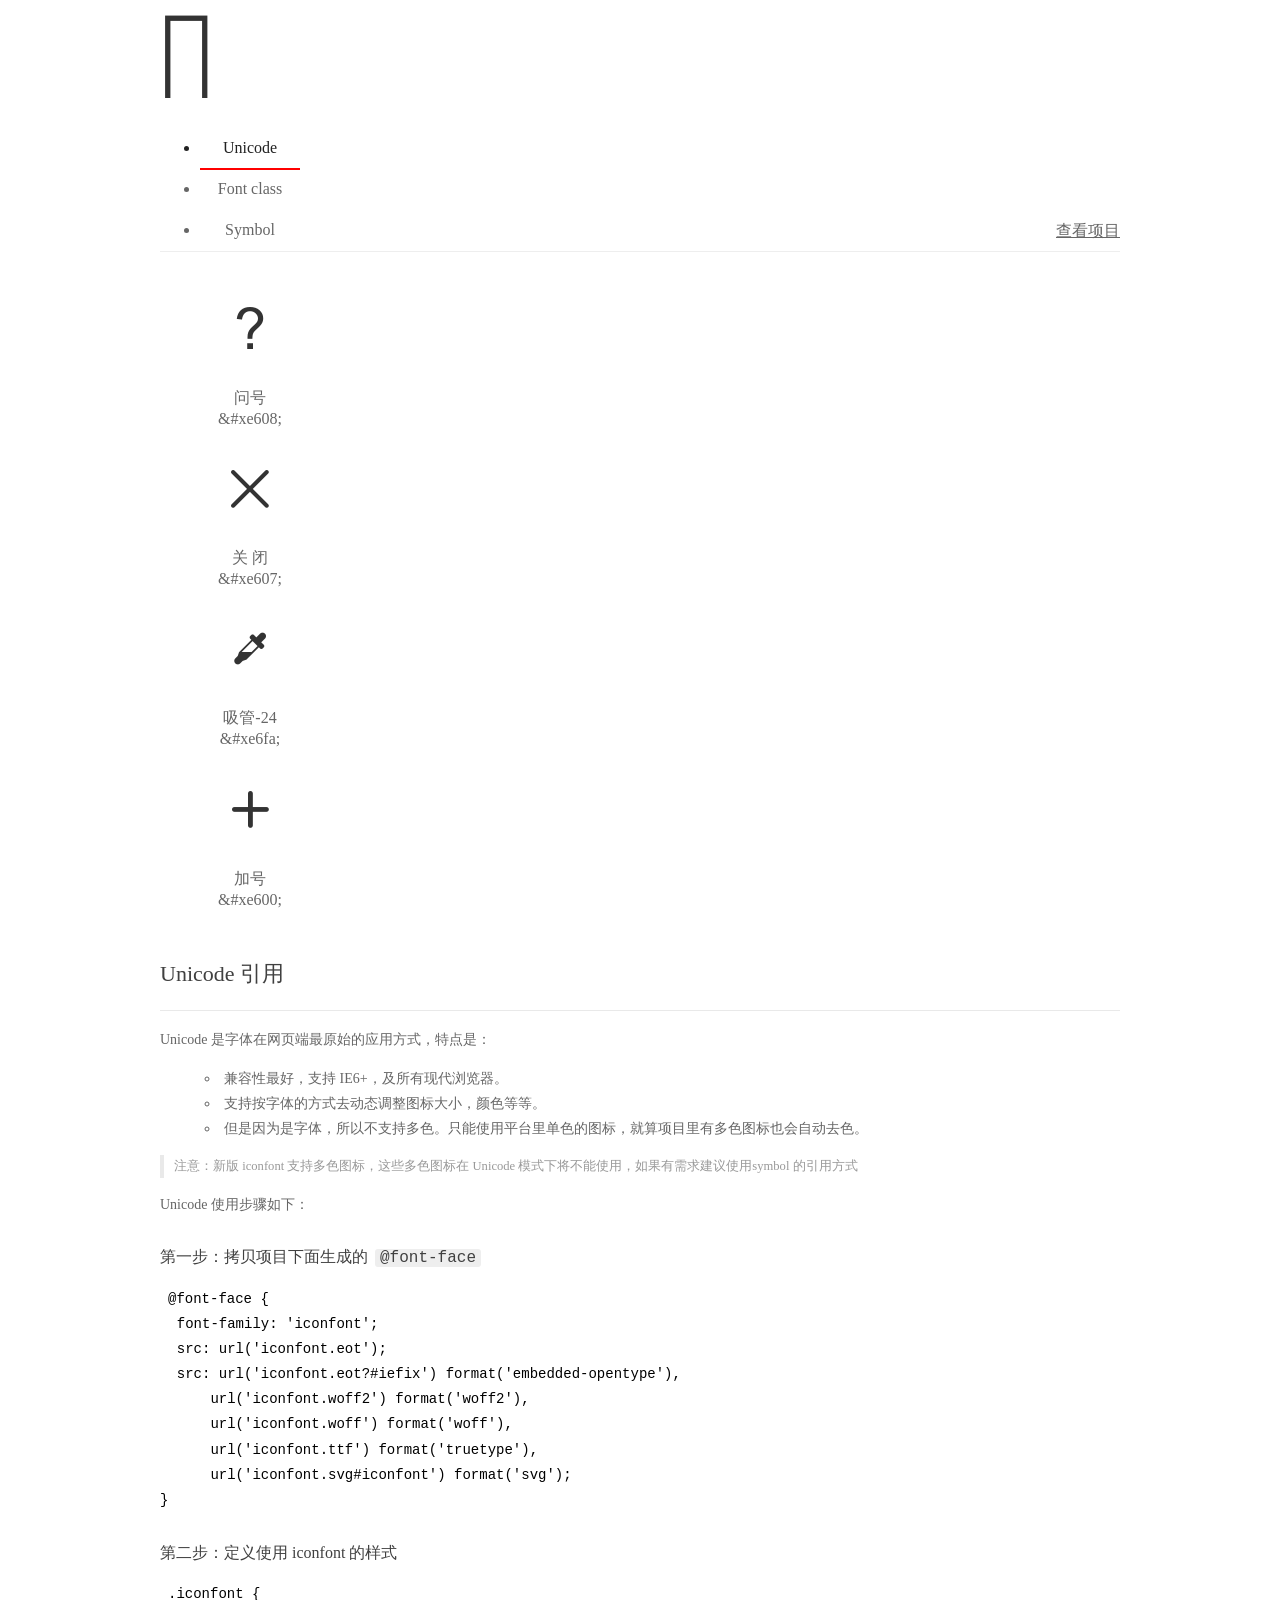
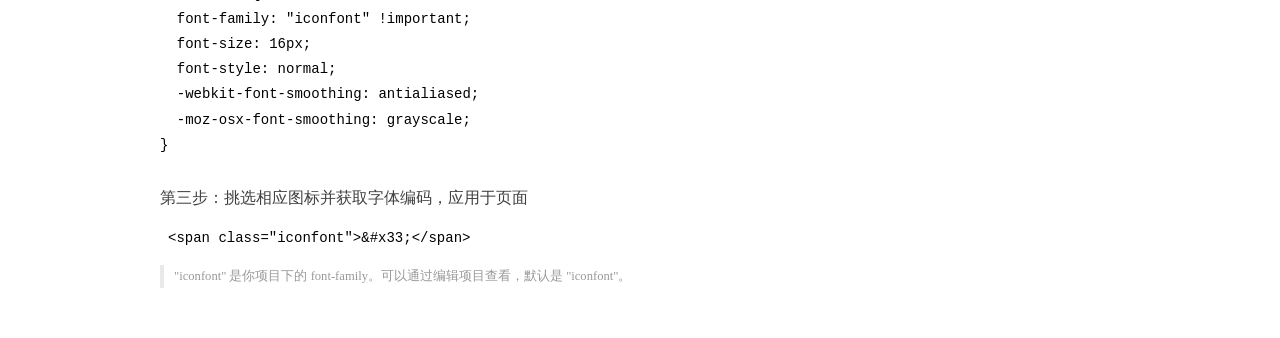
<file: font/demo_index.html>
<!DOCTYPE html>
<html>
<head>
  <meta charset="utf-8"/>
  <title>IconFont Demo</title>
  <link rel="shortcut icon" href="https://img.alicdn.com/tps/i4/TB1_oz6GVXXXXaFXpXXJDFnIXXX-64-64.ico" type="image/x-icon"/>
  <link rel="stylesheet" href="https://g.alicdn.com/thx/cube/1.3.2/cube.min.css">
  <link rel="stylesheet" href="demo.css">
  <link rel="stylesheet" href="iconfont.css">
  <script src="iconfont.js"></script>
  <!-- jQuery -->
  <script src="https://a1.alicdn.com/oss/uploads/2018/12/26/7bfddb60-08e8-11e9-9b04-53e73bb6408b.js"></script>
  <!-- 代码高亮 -->
  <script src="https://a1.alicdn.com/oss/uploads/2018/12/26/a3f714d0-08e6-11e9-8a15-ebf944d7534c.js"></script>
</head>
<body>
  <div class="main">
    <h1 class="logo"><a href="https://www.iconfont.cn/" title="iconfont 首页" target="_blank">&#xe86b;</a></h1>
    <div class="nav-tabs">
      <ul id="tabs" class="dib-box">
        <li class="dib active"><span>Unicode</span></li>
        <li class="dib"><span>Font class</span></li>
        <li class="dib"><span>Symbol</span></li>
      </ul>
      
      <a href="https://www.iconfont.cn/manage/index?manage_type=myprojects&projectId=2267392" target="_blank" class="nav-more">查看项目</a>
      
    </div>
    <div class="tab-container">
      <div class="content unicode" style="display: block;">
          <ul class="icon_lists dib-box">
          
            <li class="dib">
              <span class="icon iconfont">&#xe608;</span>
                <div class="name">问号</div>
                <div class="code-name">&amp;#xe608;</div>
              </li>
          
            <li class="dib">
              <span class="icon iconfont">&#xe607;</span>
                <div class="name">关  闭</div>
                <div class="code-name">&amp;#xe607;</div>
              </li>
          
            <li class="dib">
              <span class="icon iconfont">&#xe6fa;</span>
                <div class="name">吸管-24</div>
                <div class="code-name">&amp;#xe6fa;</div>
              </li>
          
            <li class="dib">
              <span class="icon iconfont">&#xe600;</span>
                <div class="name">加号</div>
                <div class="code-name">&amp;#xe600;</div>
              </li>
          
          </ul>
          <div class="article markdown">
          <h2 id="unicode-">Unicode 引用</h2>
          <hr>

          <p>Unicode 是字体在网页端最原始的应用方式，特点是：</p>
          <ul>
            <li>兼容性最好，支持 IE6+，及所有现代浏览器。</li>
            <li>支持按字体的方式去动态调整图标大小，颜色等等。</li>
            <li>但是因为是字体，所以不支持多色。只能使用平台里单色的图标，就算项目里有多色图标也会自动去色。</li>
          </ul>
          <blockquote>
            <p>注意：新版 iconfont 支持多色图标，这些多色图标在 Unicode 模式下将不能使用，如果有需求建议使用symbol 的引用方式</p>
          </blockquote>
          <p>Unicode 使用步骤如下：</p>
          <h3 id="-font-face">第一步：拷贝项目下面生成的 <code>@font-face</code></h3>
<pre><code class="language-css"
>@font-face {
  font-family: 'iconfont';
  src: url('iconfont.eot');
  src: url('iconfont.eot?#iefix') format('embedded-opentype'),
      url('iconfont.woff2') format('woff2'),
      url('iconfont.woff') format('woff'),
      url('iconfont.ttf') format('truetype'),
      url('iconfont.svg#iconfont') format('svg');
}
</code></pre>
          <h3 id="-iconfont-">第二步：定义使用 iconfont 的样式</h3>
<pre><code class="language-css"
>.iconfont {
  font-family: "iconfont" !important;
  font-size: 16px;
  font-style: normal;
  -webkit-font-smoothing: antialiased;
  -moz-osx-font-smoothing: grayscale;
}
</code></pre>
          <h3 id="-">第三步：挑选相应图标并获取字体编码，应用于页面</h3>
<pre>
<code class="language-html"
>&lt;span class="iconfont"&gt;&amp;#x33;&lt;/span&gt;
</code></pre>
          <blockquote>
            <p>"iconfont" 是你项目下的 font-family。可以通过编辑项目查看，默认是 "iconfont"。</p>
          </blockquote>
          </div>
      </div>
      <div class="content font-class">
        <ul class="icon_lists dib-box">
          
          <li class="dib">
            <span class="icon iconfont icon-wenhao"></span>
            <div class="name">
              问号
            </div>
            <div class="code-name">.icon-wenhao
            </div>
          </li>
          
          <li class="dib">
            <span class="icon iconfont icon-guanbi"></span>
            <div class="name">
              关  闭
            </div>
            <div class="code-name">.icon-guanbi
            </div>
          </li>
          
          <li class="dib">
            <span class="icon iconfont icon-xiguan-24_huaban1"></span>
            <div class="name">
              吸管-24
            </div>
            <div class="code-name">.icon-xiguan-24_huaban1
            </div>
          </li>
          
          <li class="dib">
            <span class="icon iconfont icon-iconjia"></span>
            <div class="name">
              加号
            </div>
            <div class="code-name">.icon-iconjia
            </div>
          </li>
          
        </ul>
        <div class="article markdown">
        <h2 id="font-class-">font-class 引用</h2>
        <hr>

        <p>font-class 是 Unicode 使用方式的一种变种，主要是解决 Unicode 书写不直观，语意不明确的问题。</p>
        <p>与 Unicode 使用方式相比，具有如下特点：</p>
        <ul>
          <li>兼容性良好，支持 IE8+，及所有现代浏览器。</li>
          <li>相比于 Unicode 语意明确，书写更直观。可以很容易分辨这个 icon 是什么。</li>
          <li>因为使用 class 来定义图标，所以当要替换图标时，只需要修改 class 里面的 Unicode 引用。</li>
          <li>不过因为本质上还是使用的字体，所以多色图标还是不支持的。</li>
        </ul>
        <p>使用步骤如下：</p>
        <h3 id="-fontclass-">第一步：引入项目下面生成的 fontclass 代码：</h3>
<pre><code class="language-html">&lt;link rel="stylesheet" href="./iconfont.css"&gt;
</code></pre>
        <h3 id="-">第二步：挑选相应图标并获取类名，应用于页面：</h3>
<pre><code class="language-html">&lt;span class="iconfont icon-xxx"&gt;&lt;/span&gt;
</code></pre>
        <blockquote>
          <p>"
            iconfont" 是你项目下的 font-family。可以通过编辑项目查看，默认是 "iconfont"。</p>
        </blockquote>
      </div>
      </div>
      <div class="content symbol">
          <ul class="icon_lists dib-box">
          
            <li class="dib">
                <svg class="icon svg-icon" aria-hidden="true">
                  <use xlink:href="#icon-wenhao"></use>
                </svg>
                <div class="name">问号</div>
                <div class="code-name">#icon-wenhao</div>
            </li>
          
            <li class="dib">
                <svg class="icon svg-icon" aria-hidden="true">
                  <use xlink:href="#icon-guanbi"></use>
                </svg>
                <div class="name">关  闭</div>
                <div class="code-name">#icon-guanbi</div>
            </li>
          
            <li class="dib">
                <svg class="icon svg-icon" aria-hidden="true">
                  <use xlink:href="#icon-xiguan-24_huaban1"></use>
                </svg>
                <div class="name">吸管-24</div>
                <div class="code-name">#icon-xiguan-24_huaban1</div>
            </li>
          
            <li class="dib">
                <svg class="icon svg-icon" aria-hidden="true">
                  <use xlink:href="#icon-iconjia"></use>
                </svg>
                <div class="name">加号</div>
                <div class="code-name">#icon-iconjia</div>
            </li>
          
          </ul>
          <div class="article markdown">
          <h2 id="symbol-">Symbol 引用</h2>
          <hr>

          <p>这是一种全新的使用方式，应该说这才是未来的主流，也是平台目前推荐的用法。相关介绍可以参考这篇<a href="">文章</a>
            这种用法其实是做了一个 SVG 的集合，与另外两种相比具有如下特点：</p>
          <ul>
            <li>支持多色图标了，不再受单色限制。</li>
            <li>通过一些技巧，支持像字体那样，通过 <code>font-size</code>, <code>color</code> 来调整样式。</li>
            <li>兼容性较差，支持 IE9+，及现代浏览器。</li>
            <li>浏览器渲染 SVG 的性能一般，还不如 png。</li>
          </ul>
          <p>使用步骤如下：</p>
          <h3 id="-symbol-">第一步：引入项目下面生成的 symbol 代码：</h3>
<pre><code class="language-html">&lt;script src="./iconfont.js"&gt;&lt;/script&gt;
</code></pre>
          <h3 id="-css-">第二步：加入通用 CSS 代码（引入一次就行）：</h3>
<pre><code class="language-html">&lt;style&gt;
.icon {
  width: 1em;
  height: 1em;
  vertical-align: -0.15em;
  fill: currentColor;
  overflow: hidden;
}
&lt;/style&gt;
</code></pre>
          <h3 id="-">第三步：挑选相应图标并获取类名，应用于页面：</h3>
<pre><code class="language-html">&lt;svg class="icon" aria-hidden="true"&gt;
  &lt;use xlink:href="#icon-xxx"&gt;&lt;/use&gt;
&lt;/svg&gt;
</code></pre>
          </div>
      </div>

    </div>
  </div>
  <script>
  $(document).ready(function () {
      $('.tab-container .content:first').show()

      $('#tabs li').click(function (e) {
        var tabContent = $('.tab-container .content')
        var index = $(this).index()

        if ($(this).hasClass('active')) {
          return
        } else {
          $('#tabs li').removeClass('active')
          $(this).addClass('active')

          tabContent.hide().eq(index).fadeIn()
        }
      })
    })
  </script>
</body>
</html>
</file>
<file: font/demo.css>
/* Logo 字体 */
@font-face {
  font-family: "iconfont logo";
  src: url('https://at.alicdn.com/t/font_985780_km7mi63cihi.eot?t=1545807318834');
  src: url('https://at.alicdn.com/t/font_985780_km7mi63cihi.eot?t=1545807318834#iefix') format('embedded-opentype'),
    url('https://at.alicdn.com/t/font_985780_km7mi63cihi.woff?t=1545807318834') format('woff'),
    url('https://at.alicdn.com/t/font_985780_km7mi63cihi.ttf?t=1545807318834') format('truetype'),
    url('https://at.alicdn.com/t/font_985780_km7mi63cihi.svg?t=1545807318834#iconfont') format('svg');
}

.logo {
  font-family: "iconfont logo";
  font-size: 160px;
  font-style: normal;
  -webkit-font-smoothing: antialiased;
  -moz-osx-font-smoothing: grayscale;
}

/* tabs */
.nav-tabs {
  position: relative;
}

.nav-tabs .nav-more {
  position: absolute;
  right: 0;
  bottom: 0;
  height: 42px;
  line-height: 42px;
  color: #666;
}

#tabs {
  border-bottom: 1px solid #eee;
}

#tabs li {
  cursor: pointer;
  width: 100px;
  height: 40px;
  line-height: 40px;
  text-align: center;
  font-size: 16px;
  border-bottom: 2px solid transparent;
  position: relative;
  z-index: 1;
  margin-bottom: -1px;
  color: #666;
}


#tabs .active {
  border-bottom-color: #f00;
  color: #222;
}

.tab-container .content {
  display: none;
}

/* 页面布局 */
.main {
  padding: 30px 100px;
  width: 960px;
  margin: 0 auto;
}

.main .logo {
  color: #333;
  text-align: left;
  margin-bottom: 30px;
  line-height: 1;
  height: 110px;
  margin-top: -50px;
  overflow: hidden;
  *zoom: 1;
}

.main .logo a {
  font-size: 160px;
  color: #333;
}

.helps {
  margin-top: 40px;
}

.helps pre {
  padding: 20px;
  margin: 10px 0;
  border: solid 1px #e7e1cd;
  background-color: #fffdef;
  overflow: auto;
}

.icon_lists {
  width: 100% !important;
  overflow: hidden;
  *zoom: 1;
}

.icon_lists li {
  width: 100px;
  margin-bottom: 10px;
  margin-right: 20px;
  text-align: center;
  list-style: none !important;
  cursor: default;
}

.icon_lists li .code-name {
  line-height: 1.2;
}

.icon_lists .icon {
  display: block;
  height: 100px;
  line-height: 100px;
  font-size: 42px;
  margin: 10px auto;
  color: #333;
  -webkit-transition: font-size 0.25s linear, width 0.25s linear;
  -moz-transition: font-size 0.25s linear, width 0.25s linear;
  transition: font-size 0.25s linear, width 0.25s linear;
}

.icon_lists .icon:hover {
  font-size: 100px;
}

.icon_lists .svg-icon {
  /* 通过设置 font-size 来改变图标大小 */
  width: 1em;
  /* 图标和文字相邻时，垂直对齐 */
  vertical-align: -0.15em;
  /* 通过设置 color 来改变 SVG 的颜色/fill */
  fill: currentColor;
  /* path 和 stroke 溢出 viewBox 部分在 IE 下会显示
      normalize.css 中也包含这行 */
  overflow: hidden;
}

.icon_lists li .name,
.icon_lists li .code-name {
  color: #666;
}

/* markdown 样式 */
.markdown {
  color: #666;
  font-size: 14px;
  line-height: 1.8;
}

.highlight {
  line-height: 1.5;
}

.markdown img {
  vertical-align: middle;
  max-width: 100%;
}

.markdown h1 {
  color: #404040;
  font-weight: 500;
  line-height: 40px;
  margin-bottom: 24px;
}

.markdown h2,
.markdown h3,
.markdown h4,
.markdown h5,
.markdown h6 {
  color: #404040;
  margin: 1.6em 0 0.6em 0;
  font-weight: 500;
  clear: both;
}

.markdown h1 {
  font-size: 28px;
}

.markdown h2 {
  font-size: 22px;
}

.markdown h3 {
  font-size: 16px;
}

.markdown h4 {
  font-size: 14px;
}

.markdown h5 {
  font-size: 12px;
}

.markdown h6 {
  font-size: 12px;
}

.markdown hr {
  height: 1px;
  border: 0;
  background: #e9e9e9;
  margin: 16px 0;
  clear: both;
}

.markdown p {
  margin: 1em 0;
}

.markdown>p,
.markdown>blockquote,
.markdown>.highlight,
.markdown>ol,
.markdown>ul {
  width: 80%;
}

.markdown ul>li {
  list-style: circle;
}

.markdown>ul li,
.markdown blockquote ul>li {
  margin-left: 20px;
  padding-left: 4px;
}

.markdown>ul li p,
.markdown>ol li p {
  margin: 0.6em 0;
}

.markdown ol>li {
  list-style: decimal;
}

.markdown>ol li,
.markdown blockquote ol>li {
  margin-left: 20px;
  padding-left: 4px;
}

.markdown code {
  margin: 0 3px;
  padding: 0 5px;
  background: #eee;
  border-radius: 3px;
}

.markdown strong,
.markdown b {
  font-weight: 600;
}

.markdown>table {
  border-collapse: collapse;
  border-spacing: 0px;
  empty-cells: show;
  border: 1px solid #e9e9e9;
  width: 95%;
  margin-bottom: 24px;
}

.markdown>table th {
  white-space: nowrap;
  color: #333;
  font-weight: 600;
}

.markdown>table th,
.markdown>table td {
  border: 1px solid #e9e9e9;
  padding: 8px 16px;
  text-align: left;
}

.markdown>table th {
  background: #F7F7F7;
}

.markdown blockquote {
  font-size: 90%;
  color: #999;
  border-left: 4px solid #e9e9e9;
  padding-left: 0.8em;
  margin: 1em 0;
}

.markdown blockquote p {
  margin: 0;
}

.markdown .anchor {
  opacity: 0;
  transition: opacity 0.3s ease;
  margin-left: 8px;
}

.markdown .waiting {
  color: #ccc;
}

.markdown h1:hover .anchor,
.markdown h2:hover .anchor,
.markdown h3:hover .anchor,
.markdown h4:hover .anchor,
.markdown h5:hover .anchor,
.markdown h6:hover .anchor {
  opacity: 1;
  display: inline-block;
}

.markdown>br,
.markdown>p>br {
  clear: both;
}


.hljs {
  display: block;
  background: white;
  padding: 0.5em;
  color: #333333;
  overflow-x: auto;
}

.hljs-comment,
.hljs-meta {
  color: #969896;
}

.hljs-string,
.hljs-variable,
.hljs-template-variable,
.hljs-strong,
.hljs-emphasis,
.hljs-quote {
  color: #df5000;
}

.hljs-keyword,
.hljs-selector-tag,
.hljs-type {
  color: #a71d5d;
}

.hljs-literal,
.hljs-symbol,
.hljs-bullet,
.hljs-attribute {
  color: #0086b3;
}

.hljs-section,
.hljs-name {
  color: #63a35c;
}

.hljs-tag {
  color: #333333;
}

.hljs-title,
.hljs-attr,
.hljs-selector-id,
.hljs-selector-class,
.hljs-selector-attr,
.hljs-selector-pseudo {
  color: #795da3;
}

.hljs-addition {
  color: #55a532;
  background-color: #eaffea;
}

.hljs-deletion {
  color: #bd2c00;
  background-color: #ffecec;
}

.hljs-link {
  text-decoration: underline;
}

/* 代码高亮 */
/* PrismJS 1.15.0
https://prismjs.com/download.html#themes=prism&languages=markup+css+clike+javascript */
/**
 * prism.js default theme for JavaScript, CSS and HTML
 * Based on dabblet (http://dabblet.com)
 * @author Lea Verou
 */
code[class*="language-"],
pre[class*="language-"] {
  color: black;
  background: none;
  text-shadow: 0 1px white;
  font-family: Consolas, Monaco, 'Andale Mono', 'Ubuntu Mono', monospace;
  text-align: left;
  white-space: pre;
  word-spacing: normal;
  word-break: normal;
  word-wrap: normal;
  line-height: 1.5;

  -moz-tab-size: 4;
  -o-tab-size: 4;
  tab-size: 4;

  -webkit-hyphens: none;
  -moz-hyphens: none;
  -ms-hyphens: none;
  hyphens: none;
}

pre[class*="language-"]::-moz-selection,
pre[class*="language-"] ::-moz-selection,
code[class*="language-"]::-moz-selection,
code[class*="language-"] ::-moz-selection {
  text-shadow: none;
  background: #b3d4fc;
}

pre[class*="language-"]::selection,
pre[class*="language-"] ::selection,
code[class*="language-"]::selection,
code[class*="language-"] ::selection {
  text-shadow: none;
  background: #b3d4fc;
}

@media print {

  code[class*="language-"],
  pre[class*="language-"] {
    text-shadow: none;
  }
}

/* Code blocks */
pre[class*="language-"] {
  padding: 1em;
  margin: .5em 0;
  overflow: auto;
}

:not(pre)>code[class*="language-"],
pre[class*="language-"] {
  background: #f5f2f0;
}

/* Inline code */
:not(pre)>code[class*="language-"] {
  padding: .1em;
  border-radius: .3em;
  white-space: normal;
}

.token.comment,
.token.prolog,
.token.doctype,
.token.cdata {
  color: slategray;
}

.token.punctuation {
  color: #999;
}

.namespace {
  opacity: .7;
}

.token.property,
.token.tag,
.token.boolean,
.token.number,
.token.constant,
.token.symbol,
.token.deleted {
  color: #905;
}

.token.selector,
.token.attr-name,
.token.string,
.token.char,
.token.builtin,
.token.inserted {
  color: #690;
}

.token.operator,
.token.entity,
.token.url,
.language-css .token.string,
.style .token.string {
  color: #9a6e3a;
  background: hsla(0, 0%, 100%, .5);
}

.token.atrule,
.token.attr-value,
.token.keyword {
  color: #07a;
}

.token.function,
.token.class-name {
  color: #DD4A68;
}

.token.regex,
.token.important,
.token.variable {
  color: #e90;
}

.token.important,
.token.bold {
  font-weight: bold;
}

.token.italic {
  font-style: italic;
}

.token.entity {
  cursor: help;
}
</file>
<file: font/iconfont.css>
@font-face {font-family: "iconfont";
  src: url('iconfont.eot?t=1608313634812'); /* IE9 */
  src: url('iconfont.eot?t=1608313634812#iefix') format('embedded-opentype'), /* IE6-IE8 */
  url('[data-uri]') format('woff2'),
  url('iconfont.woff?t=1608313634812') format('woff'),
  url('iconfont.ttf?t=1608313634812') format('truetype'), /* chrome, firefox, opera, Safari, Android, iOS 4.2+ */
  url('iconfont.svg?t=1608313634812#iconfont') format('svg'); /* iOS 4.1- */
}

.iconfont {
  font-family: "iconfont" !important;
  font-size: 16px;
  font-style: normal;
  -webkit-font-smoothing: antialiased;
  -moz-osx-font-smoothing: grayscale;
}

.icon-wenhao:before {
  content: "\e608";
}

.icon-guanbi:before {
  content: "\e607";
}

.icon-xiguan-24_huaban1:before {
  content: "\e6fa";
}

.icon-iconjia:before {
  content: "\e600";
}
</file>
